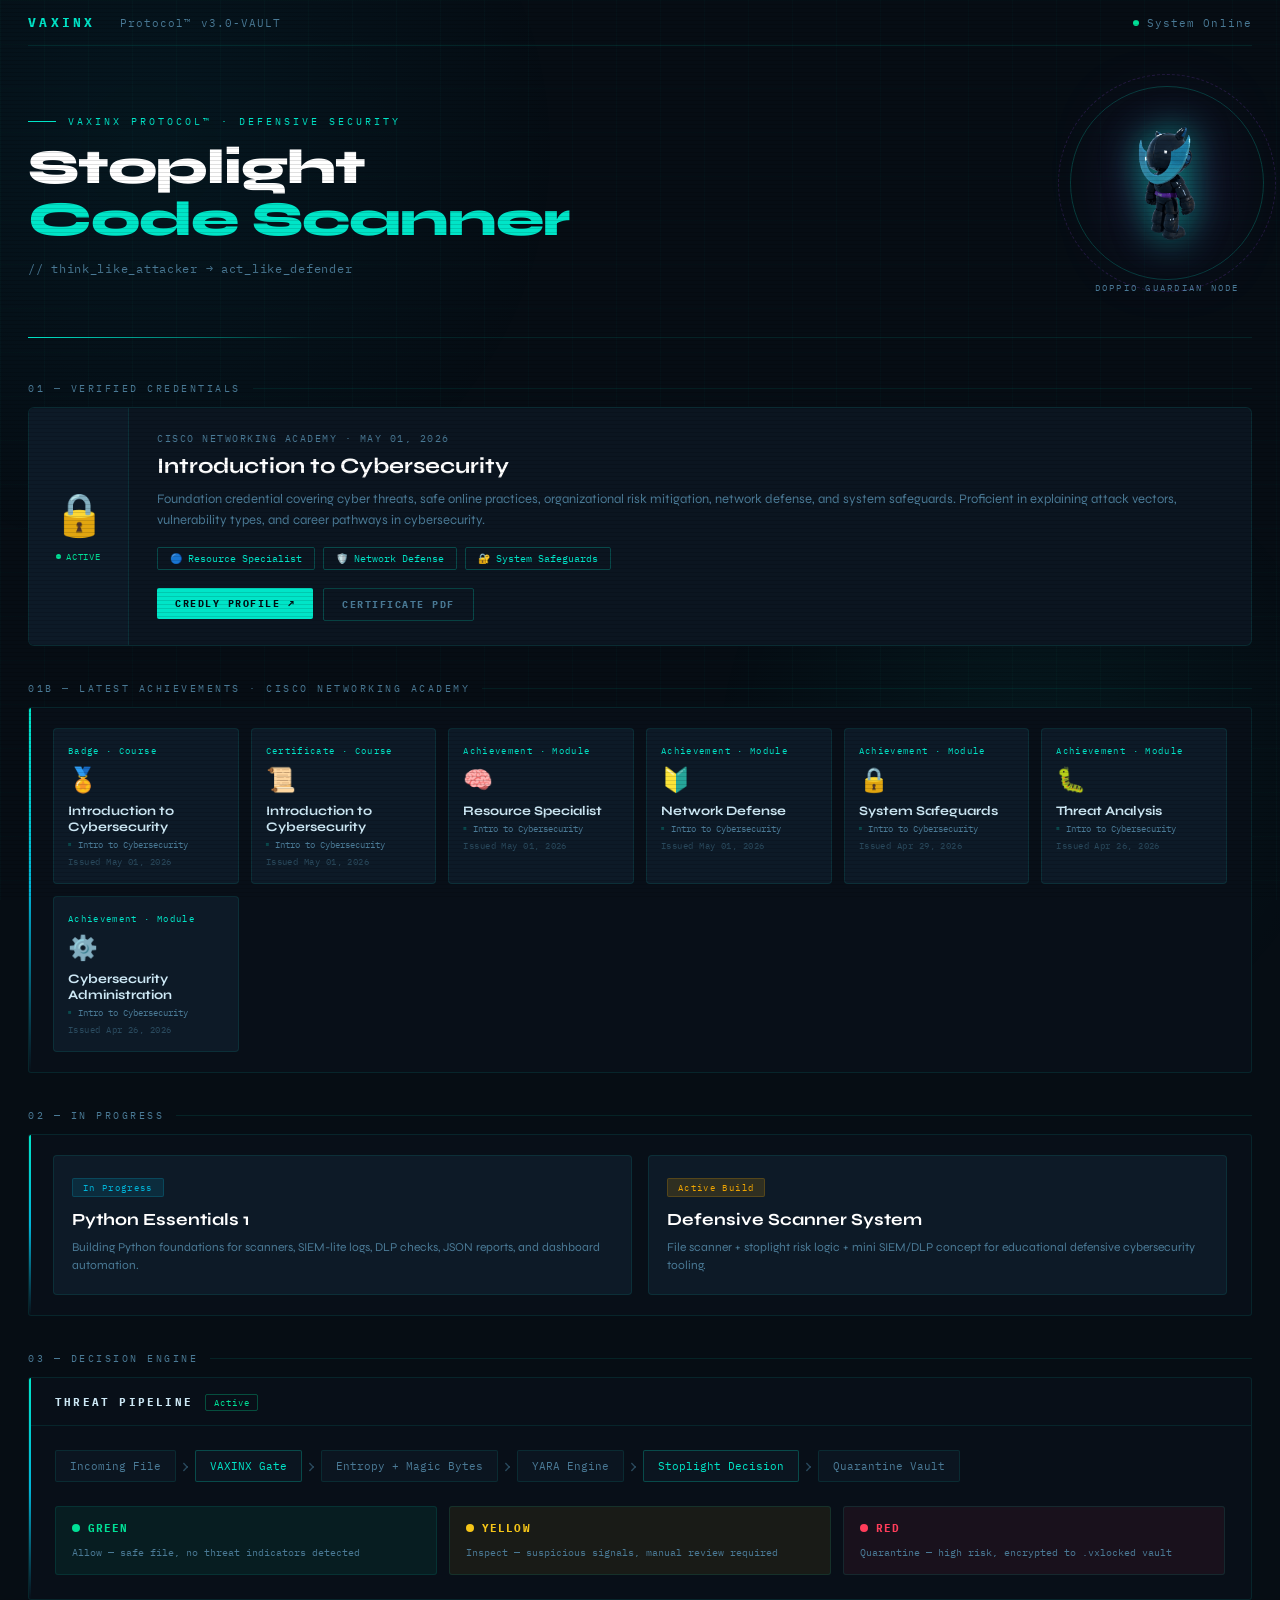
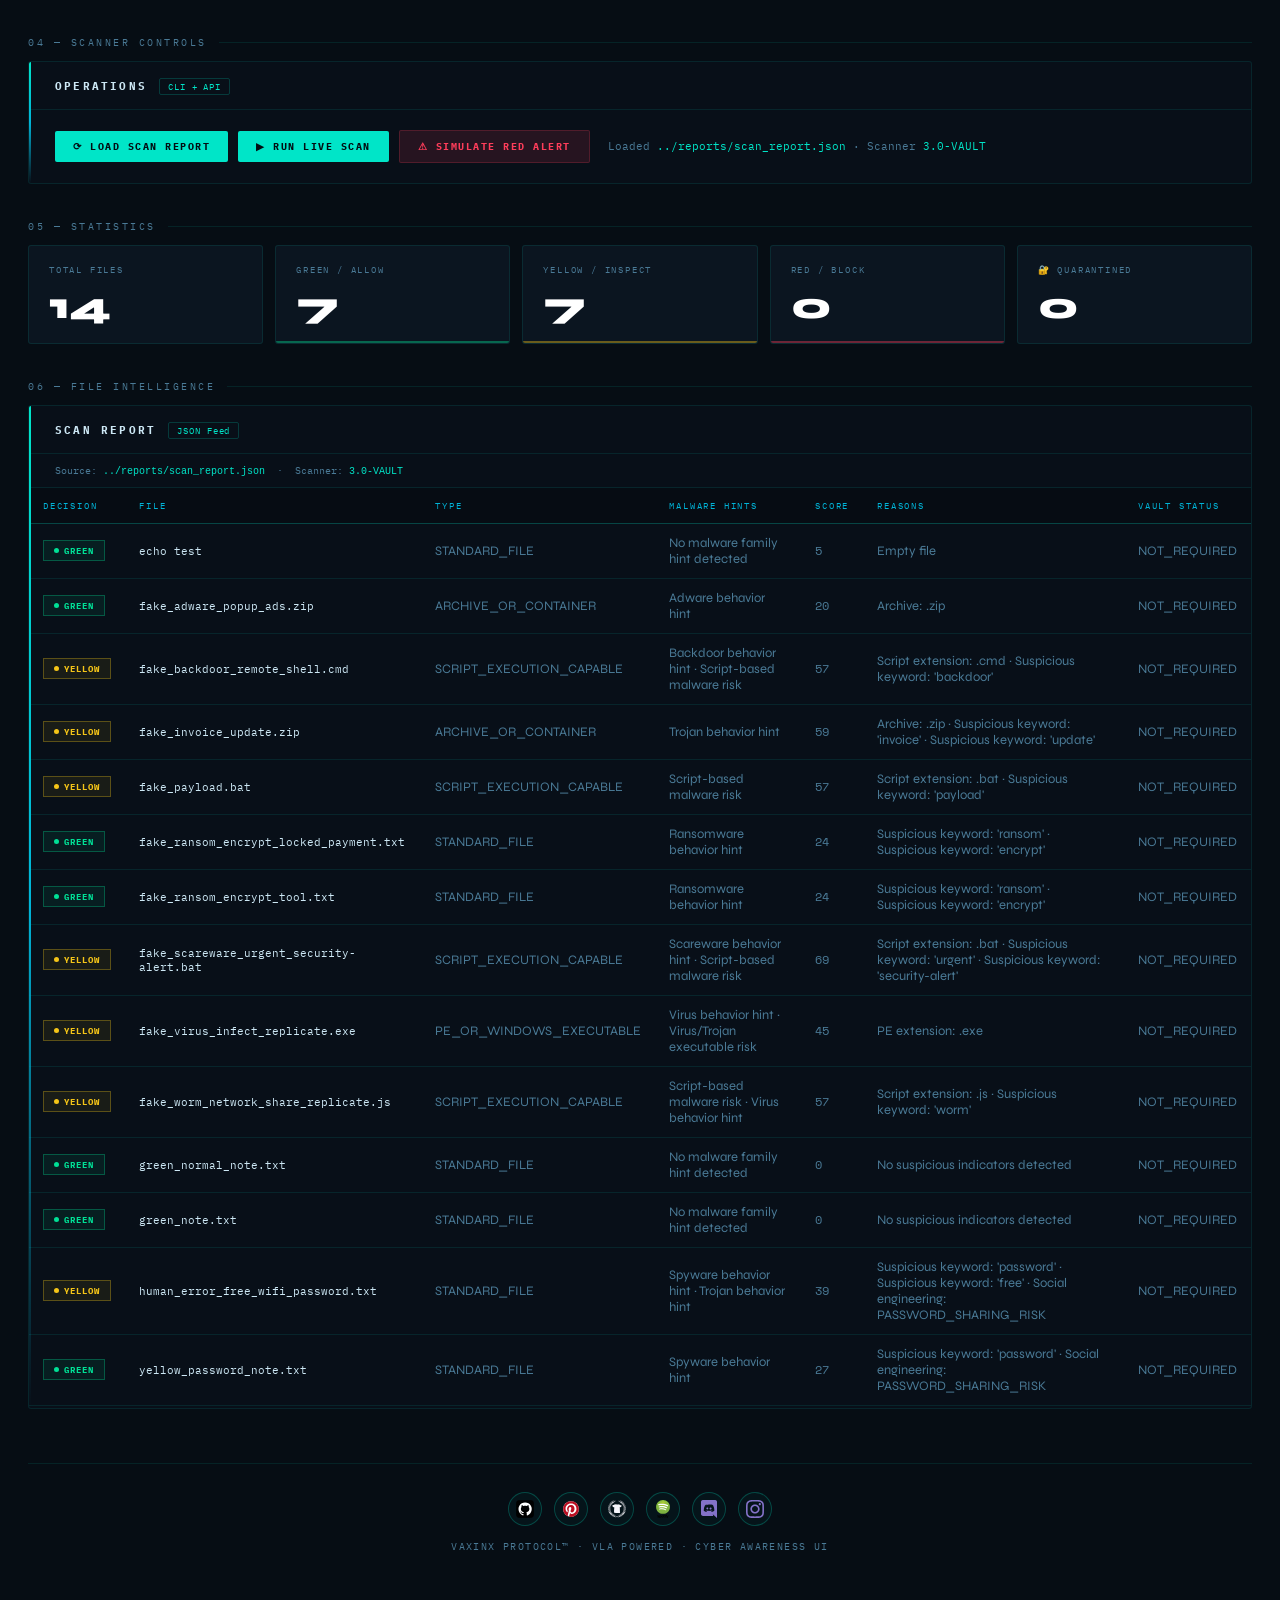
<file: dashboard/index.html>
<!DOCTYPE html>
<html lang="en">
<head>
  <meta charset="UTF-8" />
  <meta name="viewport" content="width=device-width, initial-scale=1.0" />
  <title>VAXINX — Stoplight Scanner v3.0</title>
  <link rel="preconnect" href="https://fonts.googleapis.com" />
  <link href="https://fonts.googleapis.com/css2?family=Space+Mono:wght@400;700&family=Syne:wght@400;600;700;800&family=IBM+Plex+Mono:wght@400;500&display=swap" rel="stylesheet" />
  <style>
    :root {
      --bg: #060d14;
      --bg-panel: #080f18;
      --bg-card: #0b1520;
      --bg-card2: #0d1a27;
      --cyan: #00e5c8;
      --cyan-dim: rgba(0,229,200,0.15);
      --teal: #00b4d8;
      --amber: #f0a500;
      --red: #ff3d5a;
      --red-dim: rgba(255,61,90,0.12);
      --green: #00e096;
      --yellow: #f5c518;
      --text: #cde8f5;
      --text-muted: #4a7a96;
      --text-dim: #2a4a5e;
      --border: rgba(0,229,200,0.1);
      --border-hi: rgba(0,229,200,0.25);
      --mono: 'IBM Plex Mono', monospace;
      --head: 'Syne', sans-serif;
      --code: 'Space Mono', monospace;
    }

    *, *::before, *::after { box-sizing: border-box; margin: 0; padding: 0; }
    html { scroll-behavior: smooth; }
    body { background: var(--bg); color: var(--text); font-family: var(--head); min-height: 100vh; overflow-x: hidden; }

    body::before {
      content: ''; position: fixed; inset: 0;
      background: repeating-linear-gradient(0deg, transparent, transparent 3px, rgba(0,0,0,.12) 3px, rgba(0,0,0,.12) 4px);
      pointer-events: none; z-index: 9999;
    }

    .bg-grid {
      position: fixed; inset: 0;
      background-image:
        linear-gradient(rgba(0,229,200,0.025) 1px, transparent 1px),
        linear-gradient(90deg, rgba(0,229,200,0.025) 1px, transparent 1px);
      background-size: 44px 44px; pointer-events: none; z-index: 0;
    }
    .bg-grid::before { content: ''; position: absolute; top: -300px; left: -300px; width: 900px; height: 900px; background: radial-gradient(circle, rgba(0,180,216,0.06) 0%, transparent 65%); }
    .bg-grid::after { content: ''; position: absolute; bottom: -200px; right: -100px; width: 700px; height: 700px; background: radial-gradient(circle, rgba(0,229,200,0.05) 0%, transparent 65%); }

    .wrapper { position: relative; z-index: 1; max-width: 1340px; margin: 0 auto; padding: 0 28px 100px; }

    .topbar { display: flex; align-items: center; justify-content: space-between; padding: 14px 0; border-bottom: 1px solid var(--border); font-family: var(--mono); font-size: 11px; color: var(--text-muted); letter-spacing: 0.1em; }
    .topbar-left { display: flex; align-items: center; gap: 24px; }
    .topbar-logo { font-size: 13px; font-weight: 700; color: var(--cyan); letter-spacing: 0.25em; text-transform: uppercase; }
    .topbar-dot { width: 6px; height: 6px; border-radius: 50%; background: var(--green); animation: blink 2s ease-in-out infinite; }
    @keyframes blink { 0%,100% { opacity: 1; } 50% { opacity: 0.3; } }
    .topbar-status { display: flex; align-items: center; gap: 8px; }

    header.hero { display: grid; grid-template-columns: 1fr auto; align-items: center; gap: 48px; padding: 52px 0 44px; border-bottom: 1px solid var(--border); position: relative; }
    header.hero::after { content: ''; position: absolute; bottom: -1px; left: 0; width: 280px; height: 1px; background: linear-gradient(90deg, var(--cyan), transparent); }
    .eyebrow { font-family: var(--mono); font-size: 10px; letter-spacing: 0.3em; color: var(--cyan); text-transform: uppercase; margin-bottom: 14px; display: flex; align-items: center; gap: 12px; }
    .eyebrow::before { content: ''; display: inline-block; width: 28px; height: 1px; background: var(--cyan); }
    .hero-text h1 { font-family: var(--head); font-size: clamp(28px, 3.8vw, 52px); font-weight: 800; line-height: 1.05; letter-spacing: -0.02em; color: #fff; margin-bottom: 16px; }
    .hero-text h1 span { color: var(--cyan); }
    .tagline { font-family: var(--mono); font-size: 12px; color: var(--text-muted); letter-spacing: 0.06em; }

    .guardian { display: flex; flex-direction: column; align-items: center; gap: 14px; }
    .guardian-ring { position: relative; width: 170px; height: 170px; display: flex; align-items: center; justify-content: center; }
    .guardian-ring::before { content: ''; position: absolute; inset: -12px; border-radius: 50%; border: 1px solid rgba(0,229,200,0.22); animation: spin 14s linear infinite; }
    .guardian-ring::after { content: ''; position: absolute; inset: -24px; border-radius: 50%; border: 1px dashed rgba(160,80,255,0.18); animation: spin 22s linear infinite reverse; }
    @keyframes spin { to { transform: rotate(360deg); } }
    .orb { width: 154px; height: 154px; display: flex; align-items: center; justify-content: center; animation: float 5s ease-in-out infinite; }
    .doppio-img { width: 154px; height: 154px; object-fit: contain; filter: drop-shadow(0 0 18px rgba(0,229,200,0.55)) drop-shadow(0 0 40px rgba(160,80,255,0.3)); }
    @keyframes float { 0%,100% { transform: translateY(0); } 50% { transform: translateY(-8px); } }
    .guardian-label { font-family: var(--mono); font-size: 9px; letter-spacing: 0.25em; color: var(--text-muted); text-transform: uppercase; }

    main { padding-top: 44px; display: flex; flex-direction: column; gap: 36px; }
    .section-label { font-family: var(--mono); font-size: 10px; color: var(--text-muted); letter-spacing: 0.25em; text-transform: uppercase; margin-bottom: 12px; display: flex; align-items: center; gap: 12px; }
    .section-label::after { content: ''; flex: 1; height: 1px; background: var(--border); }

    .panel { background: var(--bg-panel); border: 1px solid var(--border); border-radius: 3px; position: relative; overflow: hidden; animation: fadeIn 0.4s ease both; }
    .panel::before { content: ''; position: absolute; top: 0; left: 0; width: 2px; height: 100%; background: linear-gradient(180deg, var(--cyan), var(--teal), transparent); }
    .panel-head { padding: 16px 22px 14px 26px; border-bottom: 1px solid var(--border); display: flex; align-items: center; gap: 12px; }
    .panel-head h2 { font-family: var(--mono); font-size: 11px; font-weight: 700; letter-spacing: 0.2em; text-transform: uppercase; color: var(--text); }
    .panel-chip { font-family: var(--mono); font-size: 9px; padding: 2px 8px; border: 1px solid rgba(0,229,200,0.2); color: var(--cyan); letter-spacing: 0.1em; border-radius: 2px; }
    .panel-chip.live { border-color: rgba(0,224,150,0.3); color: var(--green); }

    .cred-card { display: grid; grid-template-columns: auto 1fr; background: var(--bg-card); border: 1px solid var(--border); border-radius: 6px; overflow: hidden; transition: border-color 0.2s; }
    .cred-card:hover { border-color: var(--border-hi); }
    .cred-badge-col { width: 100px; padding: 28px 20px; background: var(--bg-card2); border-right: 1px solid var(--border); display: flex; flex-direction: column; align-items: center; justify-content: center; gap: 10px; }
    .cred-badge-icon { font-size: 42px; }
    .cred-badge-status { font-family: var(--mono); font-size: 9px; letter-spacing: 0.1em; color: var(--green); display: flex; align-items: center; gap: 5px; }
    .cred-badge-status::before { content: ''; width: 5px; height: 5px; border-radius: 50%; background: var(--green); }
    .cred-content { padding: 24px 28px; }
    .cred-meta { font-family: var(--mono); font-size: 10px; color: var(--text-muted); letter-spacing: 0.15em; text-transform: uppercase; margin-bottom: 8px; }
    .cred-title { font-family: var(--head); font-size: 22px; font-weight: 700; color: #fff; margin-bottom: 10px; }
    .cred-desc { font-size: 13px; color: var(--text-muted); line-height: 1.6; margin-bottom: 16px; }
    .cred-tags { display: flex; flex-wrap: wrap; gap: 8px; margin-bottom: 18px; }
    .cred-tag { font-family: var(--mono); font-size: 10px; padding: 4px 12px; border: 1px solid var(--border-hi); color: var(--cyan); border-radius: 2px; display: flex; align-items: center; gap: 6px; }
    .cred-actions { display: flex; gap: 10px; }

    .btn { font-family: var(--mono); font-size: 10px; font-weight: 700; letter-spacing: 0.15em; text-transform: uppercase; padding: 9px 18px; border: 0; border-radius: 2px; cursor: pointer; transition: all 0.15s; }
    .btn-primary { background: var(--cyan); color: #020d12; }
    .btn-primary:hover { background: #00fff0; }
    .btn-ghost { background: transparent; color: var(--text-muted); border: 1px solid var(--border-hi); }
    .btn-ghost:hover { color: var(--text); border-color: var(--cyan); }
    .btn-danger { background: var(--red-dim); color: var(--red); border: 1px solid rgba(255,61,90,0.2); }

    .ach-grid { display: grid; grid-template-columns: repeat(auto-fill, minmax(180px, 1fr)); gap: 12px; padding: 20px 24px; }
    .ach-card { background: var(--bg-card2); border: 1px solid var(--border); border-radius: 4px; padding: 16px 14px; transition: border-color 0.2s; }
    .ach-card:hover { border-color: var(--border-hi); }
    .ach-type { font-family: var(--mono); font-size: 9px; color: var(--cyan); letter-spacing: 0.15em; margin-bottom: 10px; }
    .ach-icon { font-size: 24px; margin-bottom: 8px; display: block; }
    .ach-name { font-size: 13px; font-weight: 700; color: var(--text); margin-bottom: 4px; }
    .ach-sub { font-family: var(--mono); font-size: 9px; color: var(--text-muted); display: flex; align-items: center; gap: 6px; margin-bottom: 6px; }
    .ach-sub::before { content: '■'; font-size: 6px; color: var(--border-hi); }
    .ach-date { font-family: var(--mono); font-size: 9px; color: var(--text-dim); letter-spacing: 0.05em; }

    .progress-grid { display: grid; grid-template-columns: 1fr 1fr; gap: 16px; padding: 20px 24px; }
    .prog-card { background: var(--bg-card2); border: 1px solid var(--border); border-radius: 4px; padding: 20px 18px; }
    .prog-tag { font-family: var(--mono); font-size: 9px; letter-spacing: 0.15em; padding: 3px 10px; border-radius: 2px; margin-bottom: 12px; display: inline-block; }
    .prog-tag.active-build { background: rgba(240,165,0,0.15); color: var(--amber); border: 1px solid rgba(240,165,0,0.2); }
    .prog-tag.in-progress { background: rgba(0,180,216,0.12); color: var(--teal); border: 1px solid rgba(0,180,216,0.2); }
    .prog-card h3 { font-size: 17px; font-weight: 700; color: #fff; margin-bottom: 8px; }
    .prog-card p { font-size: 12px; color: var(--text-muted); line-height: 1.5; }

    .flow-wrap { padding: 24px 26px; }
    .flow { display: flex; align-items: center; gap: 6px; flex-wrap: wrap; margin-bottom: 24px; }
    .flow-node { font-family: var(--mono); font-size: 11px; padding: 8px 14px; background: var(--bg-card); border: 1px solid var(--border); color: var(--text-muted); border-radius: 2px; }
    .flow-node.active { border-color: var(--border-hi); color: var(--cyan); }
    .flow-arrow { color: var(--text-dim); font-size: 18px; }
    .legend { display: grid; grid-template-columns: repeat(3, 1fr); gap: 12px; }
    .legend-item { padding: 14px 16px; border-radius: 3px; border: 1px solid var(--border); }
    .legend-item .leg-head { display: flex; align-items: center; gap: 8px; font-family: var(--mono); font-size: 11px; font-weight: 700; letter-spacing: 0.1em; text-transform: uppercase; margin-bottom: 6px; }
    .legend-item .leg-dot { width: 8px; height: 8px; border-radius: 50%; }
    .legend-item small { font-family: var(--mono); font-size: 10px; color: var(--text-muted); }
    .leg-green { background: rgba(0,224,150,0.07); }
    .leg-green .leg-dot { background: var(--green); }
    .leg-green .leg-head { color: var(--green); }
    .leg-yellow { background: rgba(245,197,24,0.07); }
    .leg-yellow .leg-dot { background: var(--yellow); }
    .leg-yellow .leg-head { color: var(--yellow); }
    .leg-red { background: rgba(255,61,90,0.07); }
    .leg-red .leg-dot { background: var(--red); }
    .leg-red .leg-head { color: var(--red); }

    .controls-wrap { padding: 20px 26px; display: flex; align-items: center; flex-wrap: wrap; gap: 10px; }
    .status-text { font-family: var(--mono); font-size: 11px; color: var(--text-muted); margin-left: 8px; }
    .status-text code { color: var(--cyan); font-family: var(--mono); }

    .stats-grid { display: grid; grid-template-columns: repeat(auto-fit, minmax(160px, 1fr)); gap: 12px; }
    .stat-card { background: var(--bg-card); border: 1px solid var(--border); border-radius: 3px; padding: 18px 20px; position: relative; overflow: hidden; animation: fadeIn 0.4s ease both; }
    .stat-card::before { content: ''; position: absolute; bottom: 0; left: 0; width: 100%; height: 2px; }
    .stat-card.green-b::before { background: rgba(0,224,150,0.4); }
    .stat-card.yellow-b::before { background: rgba(245,197,24,0.4); }
    .stat-card.red-b::before { background: rgba(255,61,90,0.4); }
    .stat-card h3 { font-family: var(--mono); font-size: 9px; font-weight: 400; letter-spacing: 0.2em; text-transform: uppercase; color: var(--text-muted); margin-bottom: 12px; }
    .stat-card strong { display: block; font-family: var(--head); font-size: 38px; font-weight: 800; color: #fff; line-height: 1; }

    .table-inner { padding: 0 0 2px; }
    .table-meta { padding: 10px 26px; font-family: var(--mono); font-size: 10px; color: var(--text-muted); border-bottom: 1px solid var(--border); }
    .table-meta code { color: var(--cyan); }
    .table-wrap { overflow-x: auto; }
    table { width: 100%; min-width: 1100px; border-collapse: collapse; }
    th { padding: 12px 14px; text-align: left; font-family: var(--mono); font-size: 9px; font-weight: 400; letter-spacing: 0.2em; text-transform: uppercase; color: var(--teal); background: rgba(0,0,0,0.2); border-bottom: 1px solid var(--border-hi); white-space: nowrap; }
    td { padding: 11px 14px; color: var(--text-muted); border-bottom: 1px solid var(--border); font-size: 13px; vertical-align: middle; }
    tbody tr { transition: background 0.1s; }
    tbody tr:hover { background: rgba(0,229,200,0.025); }
    td:first-child { color: var(--text); }
    td:nth-child(2) { color: var(--text); font-family: var(--mono); font-size: 11px; }
    td:nth-child(5) { font-family: var(--code); font-size: 12px; }

    .badge { display: inline-flex; align-items: center; gap: 5px; font-family: var(--mono); font-size: 9px; font-weight: 700; letter-spacing: 0.12em; text-transform: uppercase; padding: 4px 10px; border-width: 1px; border-style: solid; }
    .badge .dot { width: 5px; height: 5px; border-radius: 50%; background: currentColor; }
    .badge-green { border-color: rgba(0,224,150,0.3); color: var(--green); background: rgba(0,224,150,0.07); }
    .badge-yellow { border-color: rgba(245,197,24,0.3); color: var(--yellow); background: rgba(245,197,24,0.07); }
    .badge-red { border-color: rgba(255,61,90,0.3); color: var(--red); background: rgba(255,61,90,0.07); }

    .eco-footer { margin-top: 18px; padding: 28px 0 8px; border-top: 1px solid var(--border); display: flex; flex-direction: column; align-items: center; gap: 14px; }
    .eco-icons { display: flex; flex-wrap: wrap; justify-content: center; gap: 12px; }
    .eco-icon { width: 34px; height: 34px; display: inline-flex; align-items: center; justify-content: center; border: 1px solid var(--border-hi); border-radius: 50%; background: rgba(0,229,200,0.035); transition: transform 0.15s ease, border-color 0.15s ease, filter 0.15s ease; }
    .eco-icon:hover { transform: translateY(-3px); border-color: var(--cyan); filter: drop-shadow(0 0 10px rgba(0,229,200,0.45)); }
    .eco-icon img { width: 18px; height: 18px; object-fit: contain; display: block; }
    .eco-text { font-family: var(--mono); font-size: 10px; color: var(--text-muted); letter-spacing: 0.14em; text-transform: uppercase; text-align: center; }

    .alert-banner { position: fixed; bottom: 0; left: 0; right: 0; background: rgba(255,61,90,0.1); border-top: 1px solid rgba(255,61,90,0.4); color: var(--red); font-family: var(--mono); font-size: 11px; font-weight: 700; letter-spacing: 0.25em; text-transform: uppercase; text-align: center; padding: 14px; z-index: 998; display: flex; align-items: center; justify-content: center; gap: 16px; animation: alertPulse 1.5s ease-in-out infinite; }
    @keyframes alertPulse { 0%,100% { background: rgba(255,61,90,0.08); } 50% { background: rgba(255,61,90,0.16); } }
    .alert-banner.hidden { display: none; }
    @keyframes fadeIn { from { opacity: 0; transform: translateY(14px); } to { opacity: 1; transform: translateY(0); } }

    @media (max-width: 900px) { header.hero { grid-template-columns: 1fr; } .guardian { display: none; } .progress-grid { grid-template-columns: 1fr; } }
    @media (max-width: 600px) { .stats-grid { grid-template-columns: repeat(2, 1fr); } .legend { grid-template-columns: 1fr; } .cred-card { grid-template-columns: 1fr; } .cred-badge-col { border-right: 0; border-bottom: 1px solid var(--border); flex-direction: row; justify-content: flex-start; width: 100%; } }
  </style>
</head>
<body>
  <div class="bg-grid" aria-hidden="true"></div>

  <div class="wrapper">
    <div class="topbar">
      <div class="topbar-left">
        <span class="topbar-logo">VAXINX</span>
        <span>Protocol™ v3.0-VAULT</span>
      </div>
      <div class="topbar-status">
        <div class="topbar-dot"></div>
        <span>System Online</span>
      </div>
    </div>

    <header class="hero">
      <div class="hero-text">
        <p class="eyebrow">VAXINX Protocol™ · Defensive Security</p>
        <h1>Stoplight<br><span>Code Scanner</span></h1>
        <p class="tagline">// think_like_attacker → act_like_defender</p>
      </div>
      <div class="guardian" aria-hidden="true">
        <div class="guardian-ring">
          <div class="orb">
            <img class="doppio-img" src="Vaxinx_Doppio.gif" alt="Doppio — VAXINX Guardian Node" />
          </div>
        </div>
        <span class="guardian-label">Doppio Guardian Node</span>
      </div>
    </header>

    <main>
      <div>
        <p class="section-label">01 — Verified Credentials</p>
        <div class="cred-card">
          <div class="cred-badge-col">
            <div class="cred-badge-icon">🔒</div>
            <div class="cred-badge-status">ACTIVE</div>
          </div>
          <div class="cred-content">
            <p class="cred-meta">CISCO NETWORKING ACADEMY · MAY 01, 2026</p>
            <h2 class="cred-title">Introduction to Cybersecurity</h2>
            <p class="cred-desc">Foundation credential covering cyber threats, safe online practices, organizational risk mitigation, network defense, and system safeguards. Proficient in explaining attack vectors, vulnerability types, and career pathways in cybersecurity.</p>
            <div class="cred-tags">
              <span class="cred-tag">🔵 Resource Specialist</span>
              <span class="cred-tag">🛡️ Network Defense</span>
              <span class="cred-tag">🔐 System Safeguards</span>
            </div>
            <div class="cred-actions">
              <a href="https://www.credly.com/users/regis-lara" target="_blank" rel="noopener" style="text-decoration:none;"><button class="btn btn-primary">Credly Profile ↗</button></a>
              <button class="btn btn-ghost">Certificate PDF</button>
            </div>
          </div>
        </div>
      </div>

      <div>
        <p class="section-label">01B — Latest Achievements · Cisco Networking Academy</p>
        <div class="panel">
          <div class="ach-grid">
            <div class="ach-card"><div class="ach-type">Badge · Course</div><span class="ach-icon">🏅</span><div class="ach-name">Introduction to Cybersecurity</div><div class="ach-sub">Intro to Cybersecurity</div><div class="ach-date">Issued May 01, 2026</div></div>
            <div class="ach-card"><div class="ach-type">Certificate · Course</div><span class="ach-icon">📜</span><div class="ach-name">Introduction to Cybersecurity</div><div class="ach-sub">Intro to Cybersecurity</div><div class="ach-date">Issued May 01, 2026</div></div>
            <div class="ach-card"><div class="ach-type">Achievement · Module</div><span class="ach-icon">🧠</span><div class="ach-name">Resource Specialist</div><div class="ach-sub">Intro to Cybersecurity</div><div class="ach-date">Issued May 01, 2026</div></div>
            <div class="ach-card"><div class="ach-type">Achievement · Module</div><span class="ach-icon">🔰</span><div class="ach-name">Network Defense</div><div class="ach-sub">Intro to Cybersecurity</div><div class="ach-date">Issued May 01, 2026</div></div>
            <div class="ach-card"><div class="ach-type">Achievement · Module</div><span class="ach-icon">🔒</span><div class="ach-name">System Safeguards</div><div class="ach-sub">Intro to Cybersecurity</div><div class="ach-date">Issued Apr 29, 2026</div></div>
            <div class="ach-card"><div class="ach-type">Achievement · Module</div><span class="ach-icon">🐛</span><div class="ach-name">Threat Analysis</div><div class="ach-sub">Intro to Cybersecurity</div><div class="ach-date">Issued Apr 26, 2026</div></div>
            <div class="ach-card"><div class="ach-type">Achievement · Module</div><span class="ach-icon">⚙️</span><div class="ach-name">Cybersecurity Administration</div><div class="ach-sub">Intro to Cybersecurity</div><div class="ach-date">Issued Apr 26, 2026</div></div>
          </div>
        </div>
      </div>

      <div>
        <p class="section-label">02 — In Progress</p>
        <div class="panel">
          <div class="progress-grid">
            <div class="prog-card"><span class="prog-tag in-progress">In Progress</span><h3>Python Essentials 1</h3><p>Building Python foundations for scanners, SIEM-lite logs, DLP checks, JSON reports, and dashboard automation.</p></div>
            <div class="prog-card"><span class="prog-tag active-build">Active Build</span><h3>Defensive Scanner System</h3><p>File scanner + stoplight risk logic + mini SIEM/DLP concept for educational defensive cybersecurity tooling.</p></div>
          </div>
        </div>
      </div>

      <div>
        <p class="section-label">03 — Decision Engine</p>
        <article class="panel" aria-label="Threat pipeline">
          <div class="panel-head"><h2>Threat Pipeline</h2><span class="panel-chip live">Active</span></div>
          <div class="flow-wrap">
            <div class="flow" role="list">
              <div class="flow-node" role="listitem">Incoming File</div><span class="flow-arrow">›</span>
              <div class="flow-node active" role="listitem">VAXINX Gate</div><span class="flow-arrow">›</span>
              <div class="flow-node" role="listitem">Entropy + Magic Bytes</div><span class="flow-arrow">›</span>
              <div class="flow-node" role="listitem">YARA Engine</div><span class="flow-arrow">›</span>
              <div class="flow-node active" role="listitem">Stoplight Decision</div><span class="flow-arrow">›</span>
              <div class="flow-node" role="listitem">Quarantine Vault</div>
            </div>
            <div class="legend" role="list" aria-label="Decision legend">
              <div class="legend-item leg-green" role="listitem"><div class="leg-head"><div class="leg-dot"></div>Green</div><small>Allow — safe file, no threat indicators detected</small></div>
              <div class="legend-item leg-yellow" role="listitem"><div class="leg-head"><div class="leg-dot"></div>Yellow</div><small>Inspect — suspicious signals, manual review required</small></div>
              <div class="legend-item leg-red" role="listitem"><div class="leg-head"><div class="leg-dot"></div>Red</div><small>Quarantine — high risk, encrypted to .vxlocked vault</small></div>
            </div>
          </div>
        </article>
      </div>

      <div>
        <p class="section-label">04 — Scanner Controls</p>
        <article class="panel">
          <div class="panel-head"><h2>Operations</h2><span class="panel-chip">CLI + API</span></div>
          <div class="controls-wrap">
            <button class="btn btn-primary" id="loadReportBtn" type="button">⟳ Load Scan Report</button>
            <button class="btn btn-primary" id="runScanBtn" type="button">▶ Run Live Scan</button>
            <button class="btn btn-danger" id="simulateAlertBtn" type="button">⚠ Simulate Red Alert</button>
            <span class="status-text" id="statusText">Ready — run <code>py -3.12 scanner_v3.py</code> first.</span>
          </div>
        </article>
      </div>

      <div>
        <p class="section-label">05 — Statistics</p>
        <div class="stats-grid" role="list" aria-label="Scan statistics">
          <article class="stat-card" role="listitem"><h3>Total Files</h3><strong id="totalFiles">—</strong></article>
          <article class="stat-card green-b" role="listitem"><h3>Green / Allow</h3><strong id="greenCount">—</strong></article>
          <article class="stat-card yellow-b" role="listitem"><h3>Yellow / Inspect</h3><strong id="yellowCount">—</strong></article>
          <article class="stat-card red-b" role="listitem"><h3>Red / Block</h3><strong id="redCount">—</strong></article>
          <article class="stat-card" role="listitem"><h3>🔐 Quarantined</h3><strong id="quarantineCount">—</strong></article>
        </div>
      </div>

      <div>
        <p class="section-label">06 — File Intelligence</p>
        <article class="panel">
          <div class="panel-head"><h2>Scan Report</h2><span class="panel-chip">JSON Feed</span></div>
          <div class="table-inner">
            <div class="table-meta">Source: <code>../reports/scan_report.json</code> &nbsp;·&nbsp; Scanner: <code id="scannerVer">—</code></div>
            <div class="table-wrap">
              <table aria-label="File intelligence report">
                <thead><tr><th scope="col">Decision</th><th scope="col">File</th><th scope="col">Type</th><th scope="col">Malware Hints</th><th scope="col">Score</th><th scope="col">Reasons</th><th scope="col">Vault Status</th></tr></thead>
                <tbody id="reportBody"><tr><td colspan="7" style="text-align:center;color:var(--text-muted);padding:40px;font-family:var(--mono);font-size:11px;letter-spacing:0.12em;">// NO REPORT LOADED — RUN SCANNER FIRST</td></tr></tbody>
              </table>
            </div>
          </div>
        </article>
      </div>

      <footer class="eco-footer">
        <div class="eco-icons">
          <a href="https://github.com/regislara-byte" target="_blank" rel="noopener" class="eco-icon"><img src="../assets/social_icons_vectors/github-icon.svg" alt="GitHub" /></a>
          <a href="https://ph.pinterest.com/UrLifeNuggets/" target="_blank" rel="noopener" class="eco-icon"><img src="../assets/social_icons_vectors/pinterest-icon.svg" alt="Pinterest" /></a>
          <a href="https://www.teepublic.com/user/urlifenuggets" target="_blank" rel="noopener" class="eco-icon"><img src="../assets/social_icons_vectors/teepublic-icon.svg" alt="TeePublic" /></a>
          <a href="https://open.spotify.com/user/urlifenuggets" target="_blank" rel="noopener" class="eco-icon"><img src="../assets/social_icons_vectors/spotify-icon.svg" alt="Spotify" /></a>
          <a href="https://discord.gg/XGZrGZ32p" target="_blank" rel="noopener" class="eco-icon"><img src="../assets/social_icons_vectors/discord-icon.svg" alt="Discord" /></a>
          <a href="https://www.instagram.com/urlifenuggets/" target="_blank" rel="noopener" class="eco-icon"><img src="../assets/social_icons_vectors/instagram-icon.svg" alt="Instagram" /></a>
        </div>
        <div class="eco-text">VAXINX Protocol™ · VLA Powered · Cyber Awareness UI</div>
      </footer>
    </main>
  </div>

  <div id="alertBanner" class="alert-banner hidden" role="alert" aria-live="assertive" aria-atomic="true" aria-hidden="true">⚠ RED ALERT — QUARANTINE MODE ENGAGED ⚠</div>

  <script>
    const REPORT_PATH = "../reports/scan_report.json";
    const $ = (id) => document.getElementById(id);

    function setText(id, value) {
      const el = $(id);
      if (el) el.textContent = value;
    }

    function badge(decision) {
      const map = { RED: "badge-red", YELLOW: "badge-yellow", GREEN: "badge-green" };
      const cls = map[decision] || "badge-green";
      return `<span class="badge ${cls}"><span class="dot"></span>${decision || "GREEN"}</span>`;
    }

    function renderReport(report) {
      const s = report.summary || {};
      setText("totalFiles", s.total_files ?? 0);
      setText("greenCount", s.green ?? 0);
      setText("yellowCount", s.yellow ?? 0);
      setText("redCount", s.red ?? 0);
      setText("quarantineCount", s.quarantined ?? 0);
      setText("scannerVer", report.version || "—");

      const alertBanner = $("alertBanner");
      if ((s.red ?? 0) > 0) {
        alertBanner.classList.remove("hidden");
        alertBanner.setAttribute("aria-hidden", "false");
      } else {
        alertBanner.classList.add("hidden");
        alertBanner.setAttribute("aria-hidden", "true");
      }

      const tbody = $("reportBody");
      tbody.innerHTML = "";
      const results = report.results || [];

      if (!results.length) {
        tbody.innerHTML = `<tr><td colspan="7" style="text-align:center;padding:40px;font-family:var(--mono);font-size:11px;letter-spacing:0.12em;color:var(--text-muted);">// NO FILE RESULTS FOUND</td></tr>`;
        return;
      }

      results.forEach((item) => {
        const q = item.quarantine || {};
        const reasons = (item.reasons || []).slice(0, 3).join(" · ");
        const hints = (item.malware_hints || []).slice(0, 2).join(" · ");
        const qStatus = q.status === "QUARANTINED" ? "🔐 VAULTED" : q.status || "NOT_REQUIRED";
        const row = document.createElement("tr");
        row.innerHTML = `
          <td>${badge(item.stoplight)}</td>
          <td>${item.name || "—"}</td>
          <td>${item.file_type || "—"}</td>
          <td>${hints || "—"}</td>
          <td>${item.score ?? 0}</td>
          <td>${reasons || "—"}</td>
          <td>${qStatus}</td>
        `;
        tbody.appendChild(row);
      });

      $("statusText").innerHTML = `Loaded <code>${REPORT_PATH}</code> · Scanner <code>${report.version || "—"}</code>`;
    }

    async function loadReport() {
      try {
        $("statusText").textContent = "Loading scan report…";
        const response = await fetch(REPORT_PATH, { cache: "no-store" });
        if (!response.ok) throw new Error("Report not found. Run py -3.12 scanner_v3.py first.");
        const report = await response.json();
        renderReport(report);
      } catch (error) {
        $("statusText").textContent = `ERROR: ${error.message}`;
      }
    }

    function simulateRedAlert() {
      $("alertBanner").classList.remove("hidden");
      $("alertBanner").setAttribute("aria-hidden", "false");
      $("statusText").textContent = "⚠ Simulated RED ALERT mode engaged.";
    }

    async function runLiveScan() {
      const status = $("statusText");
      status.textContent = "Running live scan...";

      try {
        const response = await fetch("/api/scan", {
          method: "POST",
          headers: { "Content-Type": "application/json" },
          body: JSON.stringify({ path: "test_lab", dry_run: false })
        });

        if (!response.ok) throw new Error("Live API not available. Run scanner_v3.py --serve locally.");
        await response.json();
        status.textContent = "Scan completed. Loading report...";
        setTimeout(loadReport, 1500);
      } catch (error) {
        status.textContent = "ERROR: " + error.message;
      }
    }

    document.addEventListener("DOMContentLoaded", () => {
      $("loadReportBtn")?.addEventListener("click", loadReport);
      $("simulateAlertBtn")?.addEventListener("click", simulateRedAlert);
      $("runScanBtn")?.addEventListener("click", runLiveScan);
      loadReport();
    });
  </script>
</body>
</html>
</file>
